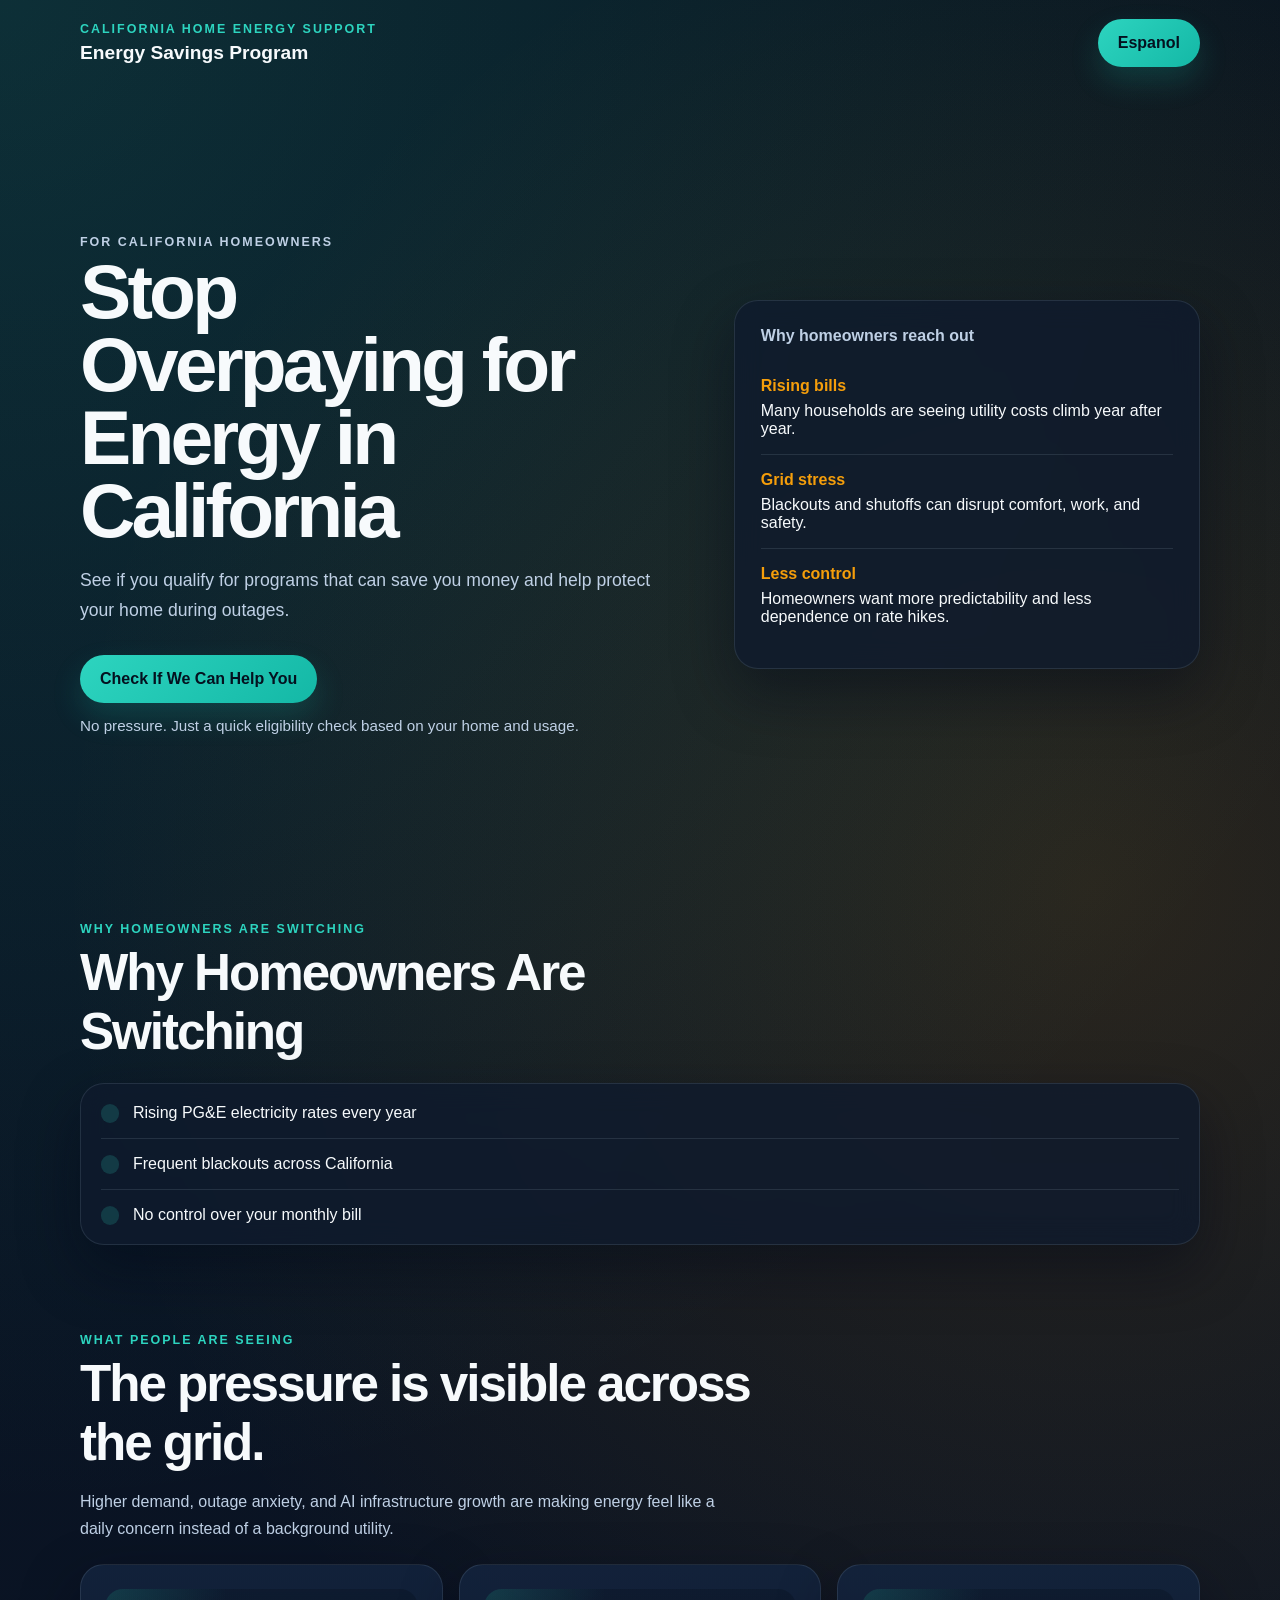
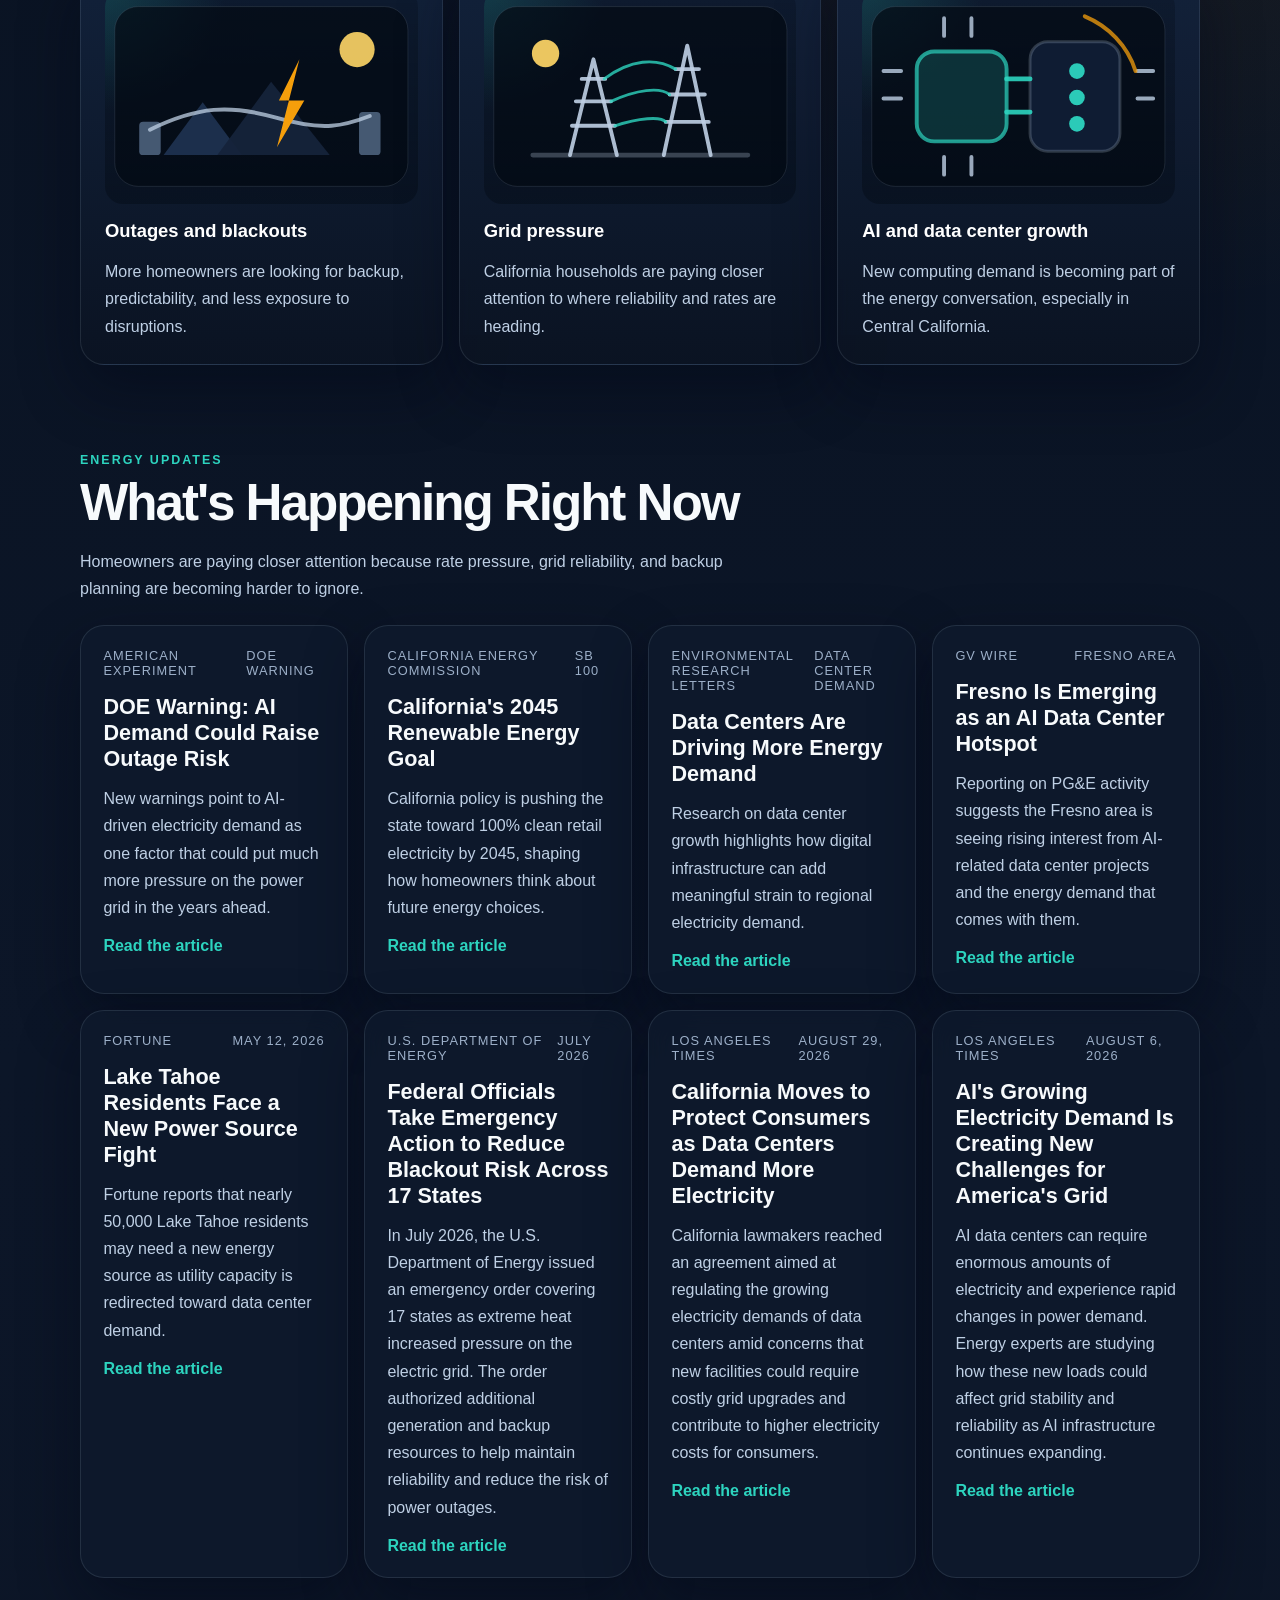
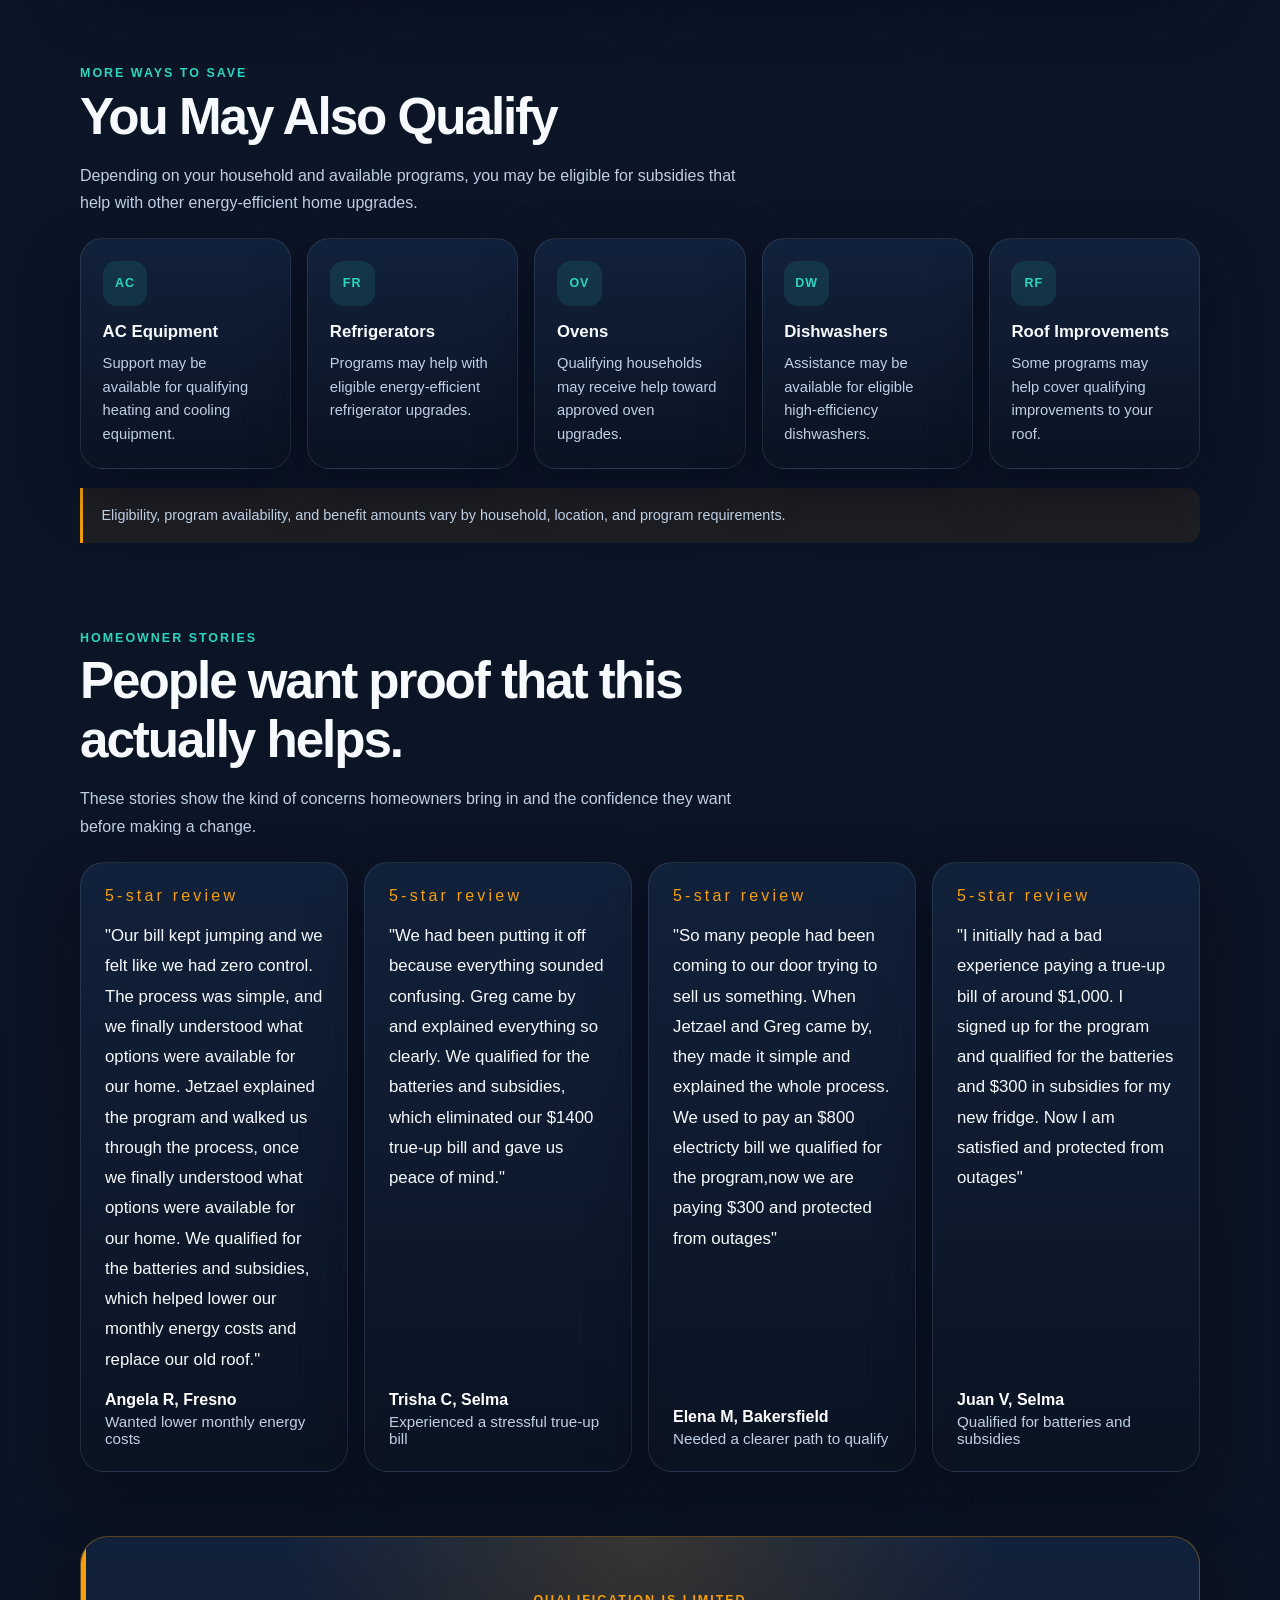
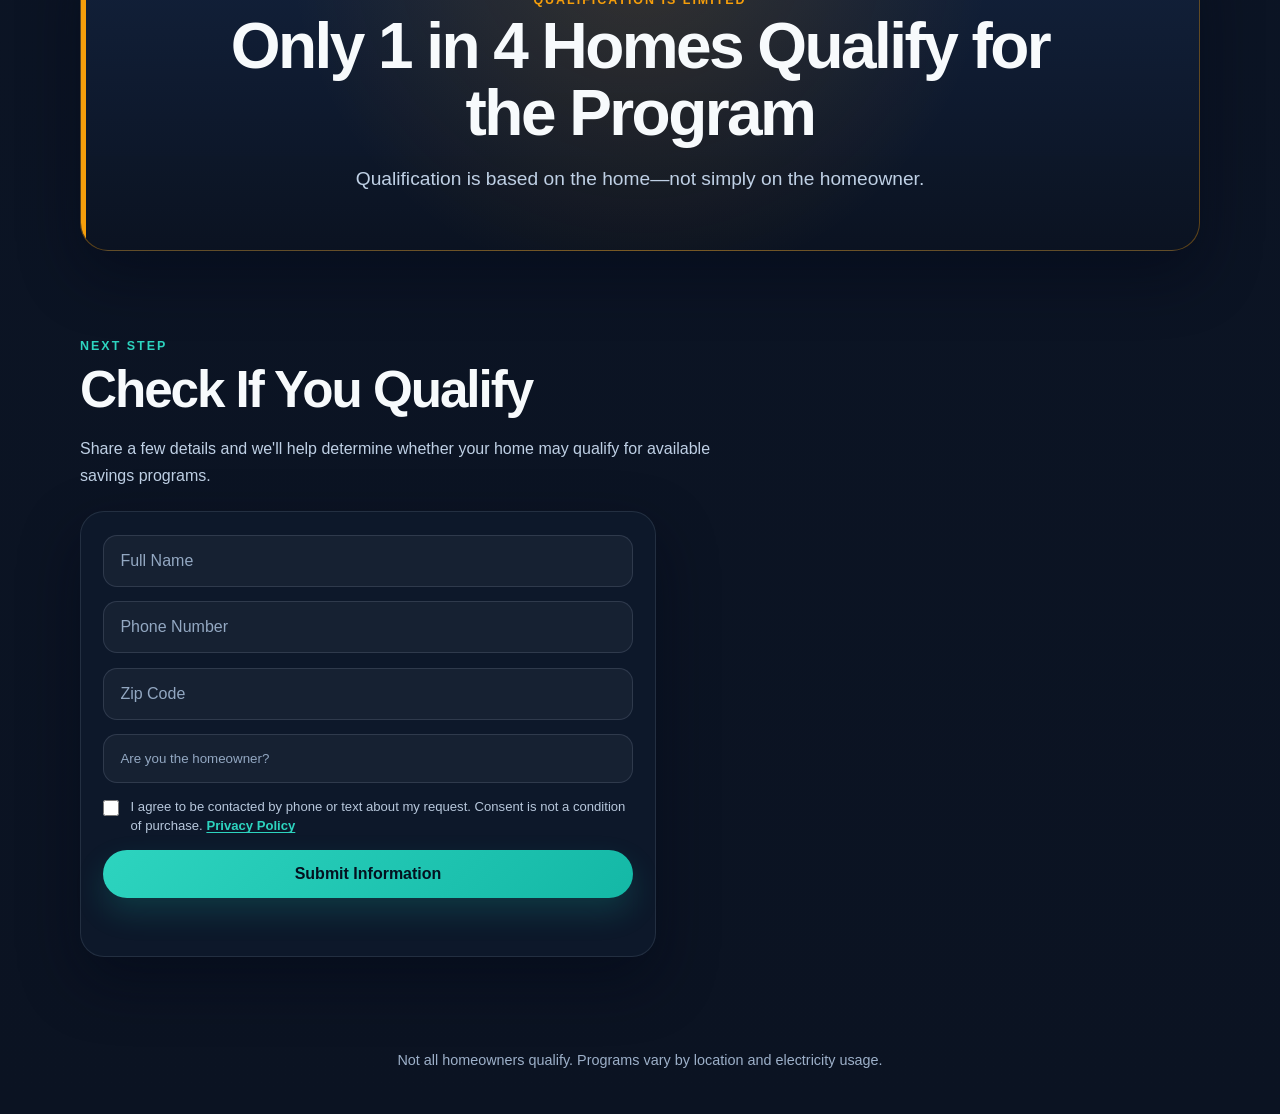
<file: index.html>
<!DOCTYPE html>
<html lang="en">
  <head>
    <meta charset="UTF-8" />
    <meta name="viewport" content="width=device-width, initial-scale=1.0" />
    <title id="pageTitle">Energy Savings Program</title>
    <meta
      name="description"
      content="Find out if your California home may qualify for energy savings programs that can lower your bill and help protect against outages."
    />
    <link rel="stylesheet" href="styles.css" />
  </head>
  <body>
    <header class="site-header">
      <div class="brand-block">
        <p class="eyebrow" id="navTag">California Home Energy Support</p>
        <h1 class="brand-title">Energy Savings Program</h1>
      </div>
      <button class="language-toggle" type="button" onclick="toggleLanguage()" id="langButton">
        Espanol
      </button>
    </header>

    <main>
      <section class="hero">
        <div class="hero-copy">
          <p class="eyebrow" id="heroTag">For California homeowners</p>
          <h2 id="headline">Stop Overpaying for Energy in California</h2>
          <p id="subtext">
            See if you qualify for programs that can save you money and help
            protect your home during outages.
          </p>
          <div class="hero-actions">
            <a class="cta" href="#qualify" id="ctaText">Check If We Can Help You</a>
            <p class="microcopy" id="heroNote">
              No pressure. Just a quick eligibility check based on your home and usage.
            </p>
          </div>
        </div>

        <aside class="hero-card">
          <p class="card-label" id="cardLabel">Why homeowners reach out</p>
          <ul class="stat-list">
            <li>
              <strong id="statOneNumber">Rising bills</strong>
              <span id="statOneText">Many households are seeing utility costs climb year after year.</span>
            </li>
            <li>
              <strong id="statTwoNumber">Grid stress</strong>
              <span id="statTwoText">Blackouts and shutoffs can disrupt comfort, work, and safety.</span>
            </li>
            <li>
              <strong id="statThreeNumber">Less control</strong>
              <span id="statThreeText">Homeowners want more predictability and less dependence on rate hikes.</span>
            </li>
          </ul>
        </aside>
      </section>

      <section class="section">
        <div class="section-heading">
          <p class="eyebrow" id="switchTag">Why homeowners are switching</p>
          <h2 id="switchTitle">Why Homeowners Are Switching</h2>
        </div>
        <ul class="reasons-list">
          <li id="reasonOne">Rising PG&amp;E electricity rates every year</li>
          <li id="reasonTwo">Frequent blackouts across California</li>
          <li id="reasonThree">No control over your monthly bill</li>
        </ul>
      </section>

      <section class="section visual-section">
        <div class="section-heading">
          <p class="eyebrow" id="visualTag">What people are seeing</p>
          <h2 id="visualTitle">The pressure is visible across the grid.</h2>
          <p id="visualIntro">
            Higher demand, outage anxiety, and AI infrastructure growth are making
            energy feel like a daily concern instead of a background utility.
          </p>
        </div>

        <div class="visual-grid">
          <article class="visual-card">
            <div class="visual-art visual-art-blackout" aria-hidden="true">
              <svg viewBox="0 0 320 220" role="presentation">
                <rect x="10" y="18" width="300" height="184" rx="24" />
                <circle cx="258" cy="62" r="18" class="glow-orb" />
                <path d="M60 170 L100 116 L140 170 Z" class="mountain-shape" />
                <path d="M115 170 L170 95 L230 170 Z" class="mountain-shape-alt" />
                <rect x="35" y="136" width="22" height="34" rx="4" class="pole-block" />
                <rect x="260" y="126" width="22" height="44" rx="4" class="pole-block" />
                <path d="M46 144 C95 120 128 118 176 132 S245 140 271 130" class="power-line" />
                <path d="M199 72 L178 114 H204 L176 162" class="bolt-shape" />
              </svg>
            </div>
            <p class="visual-label" id="visualOneLabel">Outages and blackouts</p>
            <p class="visual-text" id="visualOneText">
              More homeowners are looking for backup, predictability, and less exposure
              to disruptions.
            </p>
          </article>

          <article class="visual-card">
            <div class="visual-art visual-art-grid" aria-hidden="true">
              <svg viewBox="0 0 320 220" role="presentation">
                <rect x="10" y="18" width="300" height="184" rx="24" />
                <path d="M50 170 H270" class="ground-line" />
                <path d="M88 170 L112 72 L136 170" class="tower-legs" />
                <path d="M184 170 L208 58 L232 170" class="tower-legs" />
                <path d="M100 92 H124 M94 115 H130 M90 140 H134" class="tower-bars" />
                <path d="M196 82 H220 M190 108 H226 M186 136 H230" class="tower-bars" />
                <path d="M123 92 C150 72 176 70 196 82" class="wire-curve" />
                <path d="M130 115 C156 103 180 100 190 108" class="wire-curve" />
                <path d="M134 140 C158 132 181 130 186 136" class="wire-curve" />
                <circle cx="63" cy="66" r="14" class="sun-disc" />
              </svg>
            </div>
            <p class="visual-label" id="visualTwoLabel">Grid pressure</p>
            <p class="visual-text" id="visualTwoText">
              California households are paying closer attention to where reliability and rates are heading.
            </p>
          </article>

          <article class="visual-card">
            <div class="visual-art visual-art-ai" aria-hidden="true">
              <svg viewBox="0 0 320 220" role="presentation">
                <rect x="10" y="18" width="300" height="184" rx="24" />
                <rect x="56" y="64" width="92" height="92" rx="18" class="chip-core" />
                <rect x="172" y="54" width="92" height="112" rx="18" class="server-stack" />
                <path d="M148 92 H172" class="data-link" />
                <path d="M148 126 H172" class="data-link" />
                <path d="M84 48 V30 M112 48 V30 M84 190 V172 M112 190 V172" class="pin-line" />
                <path d="M40 84 H22 M40 112 H22 M282 84 H298 M282 112 H298" class="pin-line" />
                <circle cx="220" cy="84" r="8" class="status-dot" />
                <circle cx="220" cy="111" r="8" class="status-dot" />
                <circle cx="220" cy="138" r="8" class="status-dot" />
                <path d="M228 28 C252 38 272 58 280 84" class="signal-arc" />
              </svg>
            </div>
            <p class="visual-label" id="visualThreeLabel">AI and data center growth</p>
            <p class="visual-text" id="visualThreeText">
              New computing demand is becoming part of the energy conversation, especially in Central California.
            </p>
          </article>
        </div>
      </section>

      <section class="section articles">
        <div class="section-heading">
          <p class="eyebrow" id="articleTag">Energy updates</p>
          <h2 id="articleTitle">What's Happening Right Now</h2>
          <p id="articleIntro">
            Homeowners are paying closer attention because rate pressure, grid reliability,
            and backup planning are becoming harder to ignore.
          </p>
        </div>

        <div class="article-grid">
          <article class="article">
            <div class="article-meta">
              <span id="articleOneSource">American Experiment</span>
              <span id="articleOneDate">DOE warning</span>
            </div>
            <h3 id="articleOneTitle">DOE Warning: AI Demand Could Raise Outage Risk</h3>
            <p id="articleOneText">
              New warnings point to AI-driven electricity demand as one factor that could
              put much more pressure on the power grid in the years ahead.
            </p>
            <a
              href="https://www.americanexperiment.org/risk-of-power-outages-increase-100x-by-2030-warns-doe/"
              id="articleOneLink"
              target="_blank"
              rel="noreferrer"
              >Read the article</a
            >
          </article>

          <article class="article">
            <div class="article-meta">
              <span id="articleTwoSource">California Energy Commission</span>
              <span id="articleTwoDate">SB 100</span>
            </div>
            <h3 id="articleTwoTitle">California's 2045 Renewable Energy Goal</h3>
            <p id="articleTwoText">
              California policy is pushing the state toward 100% clean retail electricity
              by 2045, shaping how homeowners think about future energy choices.
            </p>
            <a
              href="https://www.energy.ca.gov/sb100"
              id="articleTwoLink"
              target="_blank"
              rel="noreferrer"
              >Read the article</a
            >
          </article>

          <article class="article">
            <div class="article-meta">
              <span id="articleThreeSource">Environmental Research Letters</span>
              <span id="articleThreeDate">Data center demand</span>
            </div>
            <h3 id="articleThreeTitle">Data Centers Are Driving More Energy Demand</h3>
            <p id="articleThreeText">
              Research on data center growth highlights how digital infrastructure can add
              meaningful strain to regional electricity demand.
            </p>
            <a
              href="https://iopscience.iop.org/article/10.1088/1748-9326/ABFBA1"
              id="articleThreeLink"
              target="_blank"
              rel="noreferrer"
              >Read the article</a
            >
          </article>

          <article class="article">
            <div class="article-meta">
              <span id="articleFourSource">GV Wire</span>
              <span id="articleFourDate">Fresno area</span>
            </div>
            <h3 id="articleFourTitle">Fresno Is Emerging as an AI Data Center Hotspot</h3>
            <p id="articleFourText">
              Reporting on PG&amp;E activity suggests the Fresno area is seeing rising interest
              from AI-related data center projects and the energy demand that comes with them.
            </p>
            <a
              href="https://gvwire.com/2025/05/27/pge-sees-surge-in-ai-data-center-interest-with-fresno-area-emerging-as-new-hotspot/"
              id="articleFourLink"
              target="_blank"
              rel="noreferrer"
              >Read the article</a
            >
          </article>

          <article class="article">
            <div class="article-meta">
              <span id="articleFiveSource">Fortune</span>
              <span id="articleFiveDate">May 12, 2026</span>
            </div>
            <h3 id="articleFiveTitle">Lake Tahoe Residents Face a New Power Source Fight</h3>
            <p id="articleFiveText">
              Fortune reports that nearly 50,000 Lake Tahoe residents may need a new
              energy source as utility capacity is redirected toward data center demand.
            </p>
            <a
              href="https://fortune.com/2026/05/12/lake-tahoe-data-center-49000-residents-power-source/"
              id="articleFiveLink"
              target="_blank"
              rel="noreferrer"
              >Read the article</a
            >
          </article>

          <article class="article">
            <div class="article-meta">
              <span id="articleSixSource">U.S. Department of Energy</span>
              <span id="articleSixDate">July 2026</span>
            </div>
            <h3 id="articleSixTitle">Federal Officials Take Emergency Action to Reduce Blackout Risk Across 17 States</h3>
            <p id="articleSixText">
              In July 2026, the U.S. Department of Energy issued an emergency order covering 17 states as extreme heat increased pressure on the electric grid. The order authorized additional generation and backup resources to help maintain reliability and reduce the risk of power outages.
            </p>
            <a
              href="https://www.energy.gov/articles/energy-secretary-secures-grid-across-17-states-amid-period-hot-weather"
              id="articleSixLink"
              target="_blank"
              rel="noreferrer"
              >Read the article</a
            >
          </article>

          <article class="article">
            <div class="article-meta">
              <span id="articleSevenSource">Los Angeles Times</span>
              <span id="articleSevenDate">August 29, 2026</span>
            </div>
            <h3 id="articleSevenTitle">California Moves to Protect Consumers as Data Centers Demand More Electricity</h3>
            <p id="articleSevenText">
              California lawmakers reached an agreement aimed at regulating the growing electricity demands of data centers amid concerns that new facilities could require costly grid upgrades and contribute to higher electricity costs for consumers.
            </p>
            <a
              href="https://www.latimes.com/california/story/2026-08-29/california-lawmakers-reach-deal-in-high-stakes-fight-over-regulating-data-centers"
              id="articleSevenLink"
              target="_blank"
              rel="noreferrer"
              >Read the article</a
            >
          </article>

          <article class="article">
            <div class="article-meta">
              <span id="articleEightSource">Los Angeles Times</span>
              <span id="articleEightDate">August 6, 2026</span>
            </div>
            <h3 id="articleEightTitle">AI's Growing Electricity Demand Is Creating New Challenges for America's Grid</h3>
            <p id="articleEightText">
              AI data centers can require enormous amounts of electricity and experience rapid changes in power demand. Energy experts are studying how these new loads could affect grid stability and reliability as AI infrastructure continues expanding.
            </p>
            <a
              href="https://www.latimes.com/business/story/2026-08-06/ai-power-surge-is-frying-its-own-data-centers-rattling-grid"
              id="articleEightLink"
              target="_blank"
              rel="noreferrer"
              >Read the article</a
            >
          </article>
        </div>
      </section>

      <section class="section subsidies" aria-labelledby="subsidyTitle">
        <div class="section-heading">
          <p class="eyebrow" id="subsidyTag">More ways to save</p>
          <h2 id="subsidyTitle">You May Also Qualify</h2>
          <p id="subsidyIntro">
            Depending on your household and available programs, you may be eligible for
            subsidies that help with other energy-efficient home upgrades.
          </p>
        </div>

        <div class="subsidy-grid">
          <article class="subsidy-card">
            <span class="subsidy-icon" aria-hidden="true">AC</span>
            <h3 id="subsidyAcTitle">AC Equipment</h3>
            <p id="subsidyAcText">Support may be available for qualifying heating and cooling equipment.</p>
          </article>
          <article class="subsidy-card">
            <span class="subsidy-icon" aria-hidden="true">FR</span>
            <h3 id="subsidyFridgeTitle">Refrigerators</h3>
            <p id="subsidyFridgeText">Programs may help with eligible energy-efficient refrigerator upgrades.</p>
          </article>
          <article class="subsidy-card">
            <span class="subsidy-icon" aria-hidden="true">OV</span>
            <h3 id="subsidyOvenTitle">Ovens</h3>
            <p id="subsidyOvenText">Qualifying households may receive help toward approved oven upgrades.</p>
          </article>
          <article class="subsidy-card">
            <span class="subsidy-icon" aria-hidden="true">DW</span>
            <h3 id="subsidyDishwasherTitle">Dishwashers</h3>
            <p id="subsidyDishwasherText">Assistance may be available for eligible high-efficiency dishwashers.</p>
          </article>
          <article class="subsidy-card">
            <span class="subsidy-icon" aria-hidden="true">RF</span>
            <h3 id="subsidyRoofTitle">Roof Improvements</h3>
            <p id="subsidyRoofText">Some programs may help cover qualifying improvements to your roof.</p>
          </article>
        </div>

        <p class="subsidy-disclaimer" id="subsidyDisclaimer">
          Eligibility, program availability, and benefit amounts vary by household, location, and program requirements.
        </p>
      </section>

      <section class="section testimonials">
        <div class="section-heading">
          <p class="eyebrow" id="testimonialTag">Homeowner stories</p>
          <h2 id="testimonialTitle">People want proof that this actually helps.</h2>
          <p id="testimonialIntro">
            These stories show the kind of concerns homeowners bring in and the
            confidence they want before making a change.
          </p>
        </div>

        <div class="testimonial-grid">
          <article class="testimonial-card">
            <div class="testimonial-stars" aria-hidden="true" id="testimonialOneStars">5-star review</div>
            <p class="testimonial-quote" id="testimonialOneQuote">
              "Our bill kept jumping and we felt like we had zero control. Jetzael explained the
              program and walked us through the process, once we finally understood what options were available
              for our home. We qualified for the batteries and subsidies, which helped lower our monthly energy costs and 
              replace our old roof."
            </p>
            <div class="testimonial-footer">
              <strong id="testimonialOneName">Angela R, Fresno</strong>
              <span id="testimonialOneResult">Wanted lower monthly energy costs</span>
            </div>
          </article>

          <article class="testimonial-card">
            <div class="testimonial-stars" aria-hidden="true" id="testimonialTwoStars">5-star review</div>
            <p class="testimonial-quote" id="testimonialTwoQuote">
              "We had been putting if off becasue everything sounded confusing. Greg came by and explained everything so clearly.
              We qualified for the batteries and subsidies, which eliminated my $1400 true-up bill and gave us peace of mind."
            </p>
            <div class="testimonial-footer">
              <strong id="testimonialTwoName">Trisha C, Selma</strong>
              <span id="testimonialTwoResult">Experienced a stressful true-up bill</span>
            </div>
          </article>

          <article class="testimonial-card">
            <div class="testimonial-stars" aria-hidden="true" id="testimonialThreeStars">4-star review</div>
            <p class="testimonial-quote" id="testimonialThreeQuote">
              "So many people had been coming to our door trying to sell us something. When Jetzael and Greg came by, they made it 
              simple and explained the whole process. We used to pay an $800 electricty bill we qualified for the program, now we are paying $300 and protected from outages"
            </p>
            <div class="testimonial-footer">
              <strong id="testimonialThreeName">Elena M, Bakersfield</strong>
              <span id="testimonialThreeResult">Needed a clearer path to qualify</span>
            </div>
          </article>
          <article class="testimonial-card">
            <div class="testimonial-stars" aria-hidden="true" id="testimonialFourStars">5-star review</div>
            <p class="testimonial-quote" id="testimonialFourQuote">
              "I was having a terrible experience at first paying for a true-up bill of about $1,000. I applied for the program
              and qualified for the batteries and $300 in subsidies for my new fridge. Now I am satisfied and protected from outages"
            </p>
            <div class="testimonial-footer">
              <strong id="testimonialFourName">Juan V, Selma</strong>
              <span id="testimonialFourResult">Qualified for batteries and subsidies</span>
            </div>
          </article>
        </div>
      </section>

      <section class="section qualification-notice" aria-labelledby="qualificationNoticeTitle">
        <div class="qualification-notice-card">
          <p class="eyebrow" id="qualificationNoticeTag">Qualification is limited</p>
          <h2 id="qualificationNoticeTitle">Only 1 in 4 Homes Qualify for the Program</h2>
          <p id="qualificationNoticeText">
            Qualification is based on the home—not simply on the homeowner.
          </p>
        </div>
      </section>

      <section class="section form-section" id="qualify">
        <div class="section-heading">
          <p class="eyebrow" id="formTag">Next step</p>
          <h2 id="formTitle">Check If You Qualify</h2>
          <p id="formText">
            Share a few details and we'll help determine whether your home may
            qualify for available savings programs.
          </p>
        </div>

        <form class="lead-form" id="leadForm">
          <input type="text" name="fullName" placeholder="Full Name" aria-label="Full Name" id="fullName" autocomplete="name" maxlength="100" required />
          <input type="tel" name="phoneNumber" placeholder="Phone Number" aria-label="Phone Number" id="phoneNumber" autocomplete="tel" maxlength="30" required />
          <input type="text" name="zipCode" placeholder="Zip Code" aria-label="Zip Code" id="zipCode" inputmode="numeric" autocomplete="postal-code" pattern="[0-9]{5}(-[0-9]{4})?" maxlength="10" required />
          <select id="homeownerStatus" aria-label="Are you the homeowner?" required>
            <option value="" disabled selected id="homeownerPlaceholder">Are you the homeowner?</option>
            <option value="yes" id="homeownerYes">Yes, I own my home</option>
            <option value="no" id="homeownerNo">No</option>
          </select>
          <label class="consent-row">
            <input type="checkbox" id="contactConsent" required />
            <span class="consent-copy"><span id="consentText">I agree to be contacted by phone or text about my request. Consent is not a condition of purchase.</span> <a href="privacy.html" id="privacyLink">Privacy Policy</a></span>
          </label>
          <div class="form-honeypot" aria-hidden="true">
            <label for="website">Leave this field blank</label>
            <input type="text" id="website" name="website" tabindex="-1" autocomplete="off" />
          </div>
          <button type="submit" id="submitText">Submit Information</button>
          <p class="form-status" id="formStatus" role="status" aria-live="polite"></p>
        </form>
      </section>
    </main>

    <footer>
      <p id="footerText">
        Not all homeowners qualify. Programs vary by location and electricity usage.
      </p>
    </footer>

    <script src="script.js"></script>
  </body>
</html>
</file>
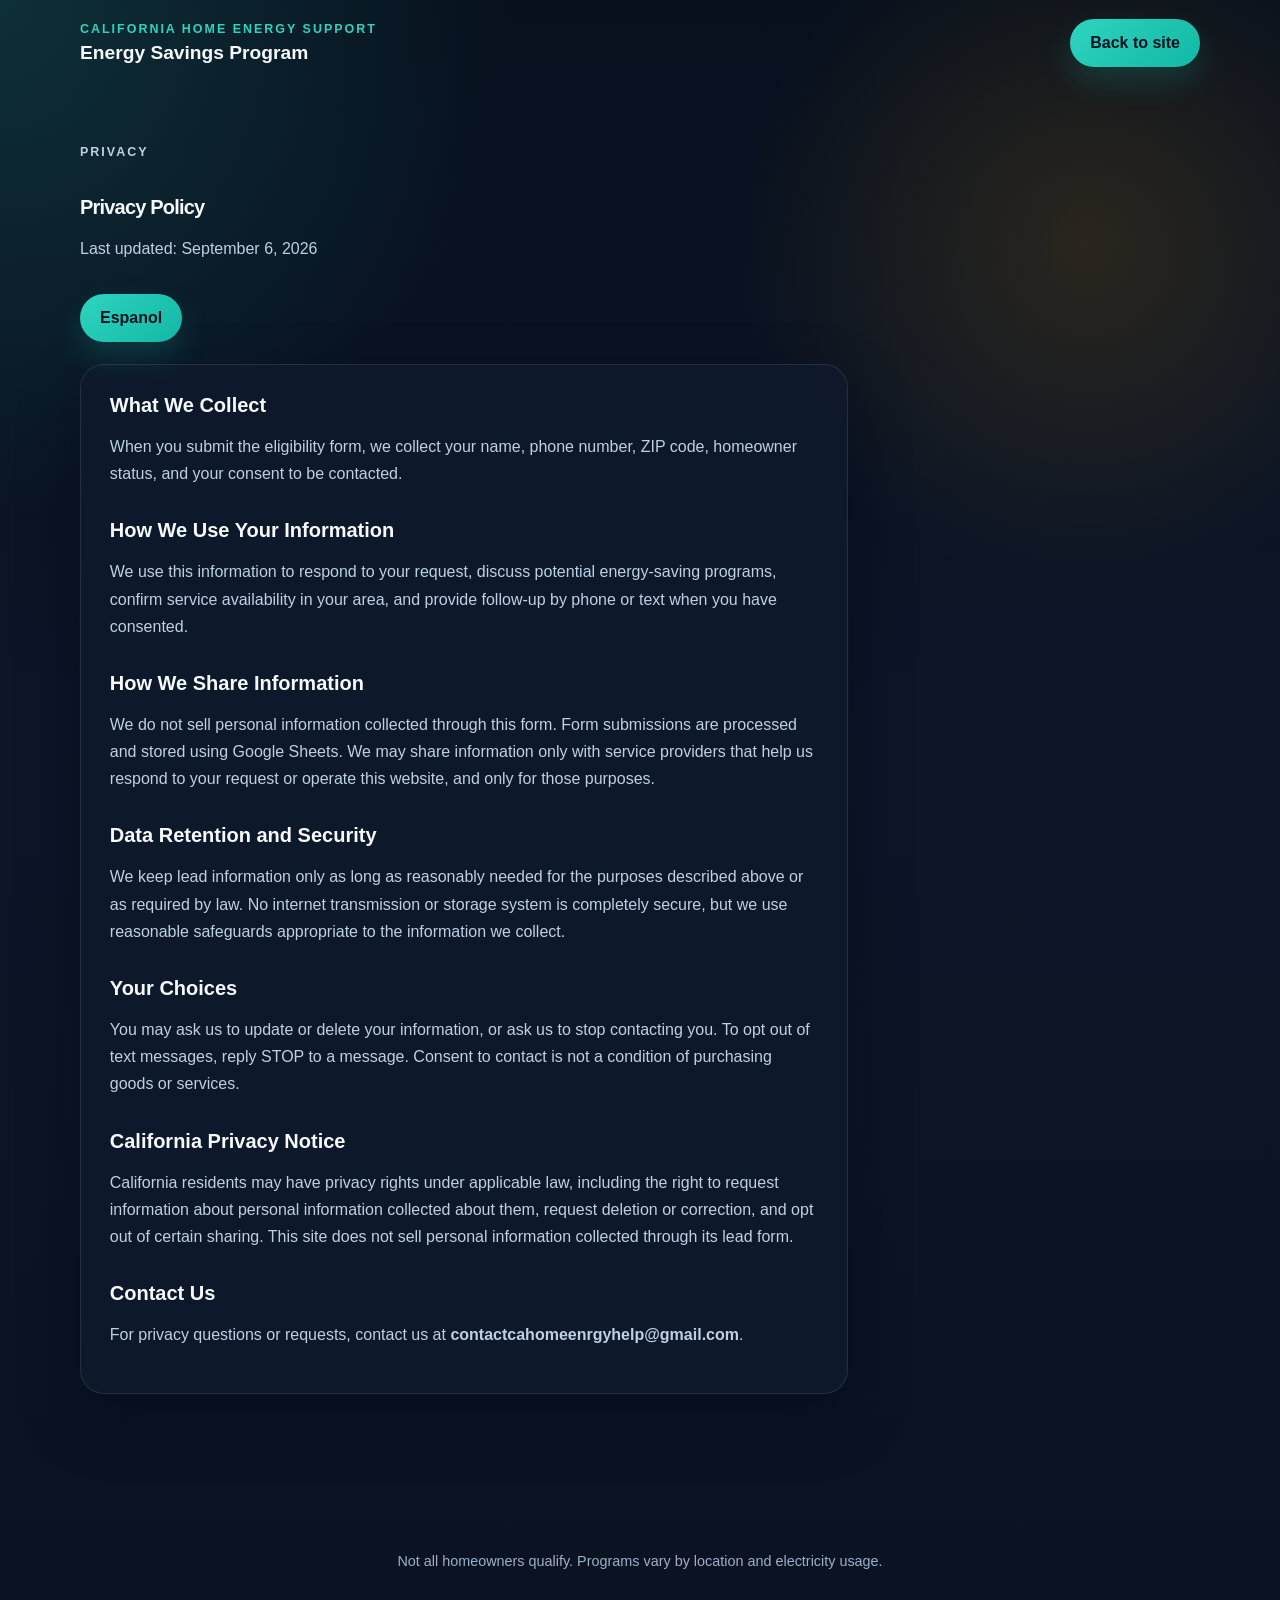
<file: privacy.html>
<!DOCTYPE html>
<html lang="en">
  <head>
    <meta charset="UTF-8" />
    <meta name="viewport" content="width=device-width, initial-scale=1.0" />
    <title>Privacy Policy | Energy Savings Program</title>
    <meta name="description" content="Privacy policy for the Energy Savings Program website." />
    <link rel="stylesheet" href="styles.css" />
  </head>
  <body>
    <header class="site-header">
      <div class="brand-block">
        <p class="eyebrow">California Home Energy Support</p>
        <h1 class="brand-title">Energy Savings Program</h1>
      </div>
      <a class="language-toggle" href="index.html">Back to site</a>
    </header>

    <main class="privacy-policy">
      <section class="section">
        <div class="section-heading">
          <p class="eyebrow">Privacy</p>
          <h2>Privacy Policy</h2>
          <p>Last updated: September 6, 2026</p>
          <button class="language-toggle policy-language-toggle" type="button" id="policyLanguageButton">Espanol</button>
        </div>

        <article class="policy-copy" id="englishPolicy">
          <h2>What We Collect</h2>
          <p>When you submit the eligibility form, we collect your name, phone number, ZIP code, homeowner status, and your consent to be contacted.</p>

          <h2>How We Use Your Information</h2>
          <p>We use this information to respond to your request, discuss potential energy-saving programs, confirm service availability in your area, and provide follow-up by phone or text when you have consented.</p>

          <h2>How We Share Information</h2>
          <p>We do not sell personal information collected through this form. Form submissions are processed and stored using Google Sheets. We may share information only with service providers that help us respond to your request or operate this website, and only for those purposes.</p>

          <h2>Data Retention and Security</h2>
          <p>We keep lead information only as long as reasonably needed for the purposes described above or as required by law. No internet transmission or storage system is completely secure, but we use reasonable safeguards appropriate to the information we collect.</p>

          <h2>Your Choices</h2>
          <p>You may ask us to update or delete your information, or ask us to stop contacting you. To opt out of text messages, reply STOP to a message. Consent to contact is not a condition of purchasing goods or services.</p>

          <h2>California Privacy Notice</h2>
          <p>California residents may have privacy rights under applicable law, including the right to request information about personal information collected about them, request deletion or correction, and opt out of certain sharing. This site does not sell personal information collected through its lead form.</p>

          <h2>Contact Us</h2>
          <p>For privacy questions or requests, contact us at <strong>contactcahomeenrgyhelp@gmail.com</strong>.</p>
        </article>

        <article class="policy-copy" id="spanishPolicy" hidden lang="es">
          <h2>Que Informacion Recopilamos</h2>
          <p>Cuando envias el formulario de elegibilidad, recopilamos tu nombre, numero de telefono, codigo postal, estado de propietario y consentimiento para contactarte.</p>

          <h2>Como Usamos Tu Informacion</h2>
          <p>Usamos esta informacion para responder a tu solicitud, hablar sobre posibles programas de ahorro de energia, confirmar disponibilidad de servicios en tu area y dar seguimiento por telefono o mensaje de texto cuando hayas dado consentimiento.</p>

          <h2>Como Compartimos la Informacion</h2>
          <p>No vendemos la informacion personal recopilada mediante este formulario. Los envios del formulario se procesan y almacenan mediante Google Sheets. Podemos compartir informacion solo con proveedores de servicios que nos ayudan a responder a tu solicitud u operar este sitio web, y solo para esos fines.</p>

          <h2>Conservacion y Seguridad</h2>
          <p>Conservamos la informacion de los prospectos solo durante el tiempo razonablemente necesario para los fines descritos o segun lo exija la ley. Ningun sistema de transmision o almacenamiento por internet es completamente seguro, pero usamos medidas razonables de proteccion.</p>

          <h2>Tus Opciones</h2>
          <p>Puedes pedirnos que actualicemos o eliminemos tu informacion, o que dejemos de contactarte. Para dejar de recibir mensajes de texto, responde STOP a un mensaje. El consentimiento para ser contactado no es una condicion para comprar bienes o servicios.</p>

          <h2>Aviso de Privacidad de California</h2>
          <p>Los residentes de California pueden tener derechos de privacidad conforme a la ley aplicable, incluido el derecho de solicitar informacion sobre los datos recopilados, pedir eliminacion o correccion y excluirse de ciertos tipos de intercambio. Este sitio no vende la informacion personal recopilada en el formulario.</p>

          <h2>Contactanos</h2>
          <p>Para preguntas o solicitudes de privacidad, contactanos en <strong>contactcahomeenrgyhelp@gmail.com</strong>.</p>
        </article>
      </section>
    </main>

    <footer>
      <p>Not all homeowners qualify. Programs vary by location and electricity usage.</p>
    </footer>

    <script>
      const button = document.getElementById("policyLanguageButton");
      const englishPolicy = document.getElementById("englishPolicy");
      const spanishPolicy = document.getElementById("spanishPolicy");
      let isSpanish = false;

      button.addEventListener("click", () => {
        isSpanish = !isSpanish;
        englishPolicy.hidden = isSpanish;
        spanishPolicy.hidden = !isSpanish;
        document.documentElement.lang = isSpanish ? "es" : "en";
        button.textContent = isSpanish ? "English" : "Espanol";
      });
    </script>
  </body>
</html>
</file>
<file: styles.css>
:root {
  --bg: #08111f;
  --bg-soft: #0f1a2d;
  --panel: rgba(15, 26, 45, 0.78);
  --panel-strong: #13233d;
  --text: #f7fafc;
  --muted: #bfd0e5;
  --line: rgba(191, 208, 229, 0.12);
  --accent: #2dd4bf;
  --accent-deep: #14b8a6;
  --warning: #f59e0b;
  --max-width: 1120px;
  --shadow: 0 24px 60px rgba(2, 6, 23, 0.45);
}

* {
  box-sizing: border-box;
}

html {
  scroll-behavior: smooth;
}

body {
  margin: 0;
  font-family: "Segoe UI", Tahoma, Geneva, Verdana, sans-serif;
  color: var(--text);
  background:
    radial-gradient(circle at top left, rgba(45, 212, 191, 0.16), transparent 25%),
    radial-gradient(circle at 85% 15%, rgba(245, 158, 11, 0.14), transparent 20%),
    linear-gradient(180deg, #07101d 0%, #0c1628 45%, #0b1322 100%);
}

a {
  color: inherit;
  text-decoration: none;
}

button,
input {
  font: inherit;
}

.site-header,
.hero,
.section,
footer {
  width: min(calc(100% - 2rem), var(--max-width));
  margin: 0 auto;
}

.site-header {
  display: flex;
  align-items: center;
  justify-content: space-between;
  gap: 1rem;
  padding: 1.2rem 0;
}

.brand-title {
  margin: 0;
  font-size: 1.2rem;
}

.eyebrow {
  margin: 0 0 0.4rem;
  color: var(--accent);
  font-size: 0.78rem;
  font-weight: 700;
  letter-spacing: 0.16em;
  text-transform: uppercase;
}

.language-toggle,
.cta,
.lead-form button {
  display: inline-flex;
  align-items: center;
  justify-content: center;
  min-height: 3rem;
  padding: 0.85rem 1.25rem;
  border: none;
  border-radius: 999px;
  color: #04111f;
  font-weight: 700;
  background: linear-gradient(135deg, var(--accent) 0%, var(--accent-deep) 100%);
  box-shadow: 0 14px 30px rgba(20, 184, 166, 0.2);
  cursor: pointer;
  transition: transform 180ms ease, box-shadow 180ms ease;
}

.language-toggle:hover,
.cta:hover,
.lead-form button:hover {
  transform: translateY(-2px);
  box-shadow: 0 18px 32px rgba(20, 184, 166, 0.28);
}

.hero {
  display: grid;
  grid-template-columns: 1.15fr 0.85fr;
  gap: 1.5rem;
  align-items: center;
  min-height: calc(100vh - 5.5rem);
  padding: 3rem 0 4rem;
}

.hero h2 {
  margin: 0;
  font-size: clamp(2.8rem, 6vw, 5.3rem);
  line-height: 0.95;
  letter-spacing: -0.05em;
  max-width: 12ch;
}

.hero p {
  color: var(--muted);
}

.hero-copy > p#subtext {
  max-width: 38rem;
  margin: 1.2rem 0 0;
  font-size: 1.1rem;
  line-height: 1.7;
}

.hero-actions {
  display: flex;
  flex-direction: column;
  align-items: flex-start;
  gap: 0.9rem;
  margin-top: 1.8rem;
}

.microcopy {
  margin: 0;
  font-size: 0.95rem;
}

.hero-card,
.article,
.lead-form,
.reasons-list {
  border: 1px solid var(--line);
  border-radius: 24px;
  background: var(--panel);
  box-shadow: var(--shadow);
  backdrop-filter: blur(14px);
}

.hero-card {
  padding: 1.6rem;
}

.card-label {
  margin: 0 0 1rem;
  color: white;
  font-weight: 700;
}

.stat-list,
.reasons-list {
  padding: 0;
  margin: 0;
  list-style: none;
}

.stat-list li,
.reasons-list li {
  padding: 1rem 0;
  border-bottom: 1px solid var(--line);
}

.stat-list li:last-child,
.reasons-list li:last-child {
  border-bottom: none;
}

.stat-list strong {
  display: block;
  margin-bottom: 0.45rem;
  color: var(--warning);
}

.section {
  padding: 1.5rem 0 4rem;
}

.section-heading {
  max-width: 42rem;
  margin-bottom: 1.4rem;
}

.section-heading h2 {
  margin: 0;
  font-size: clamp(2rem, 4vw, 3.5rem);
  letter-spacing: -0.04em;
}

.section-heading p:last-child {
  color: var(--muted);
  line-height: 1.7;
}

.reasons-list {
  padding: 0.25rem 1.25rem;
}

.reasons-list li {
  position: relative;
  padding-left: 2rem;
  color: var(--text);
}

.reasons-list li::before {
  position: absolute;
  left: 0;
  top: 1rem;
  width: 1.15rem;
  height: 1.15rem;
  border-radius: 50%;
  background: rgba(45, 212, 191, 0.18);
  content: "";
}

.article-grid,
.testimonial-grid {
  display: grid;
  grid-template-columns: repeat(auto-fit, minmax(260px, 1fr));
  gap: 1rem;
}

.subsidy-grid {
  display: grid;
  grid-template-columns: repeat(5, 1fr);
  gap: 1rem;
}

.subsidy-card {
  padding: 1.35rem;
  border: 1px solid var(--line);
  border-radius: 22px;
  background: linear-gradient(180deg, rgba(19, 35, 61, 0.92), rgba(11, 19, 34, 0.95));
  box-shadow: var(--shadow);
}

.subsidy-icon {
  display: grid;
  width: 2.8rem;
  height: 2.8rem;
  margin-bottom: 1rem;
  place-items: center;
  border-radius: 14px;
  color: var(--accent);
  background: rgba(45, 212, 191, 0.12);
  font-size: 0.78rem;
  font-weight: 800;
  letter-spacing: 0.08em;
}

.subsidy-card h3 {
  margin: 0 0 0.65rem;
  font-size: 1.05rem;
}

.subsidy-card p {
  margin: 0;
  color: var(--muted);
  font-size: 0.92rem;
  line-height: 1.6;
}

.subsidy-disclaimer {
  margin: 1.2rem 0 0;
  padding: 1rem 1.15rem;
  border-left: 3px solid var(--warning);
  border-radius: 0 14px 14px 0;
  color: var(--muted);
  background: rgba(245, 158, 11, 0.08);
  font-size: 0.9rem;
  line-height: 1.6;
}

.visual-grid {
  display: grid;
  grid-template-columns: repeat(3, 1fr);
  gap: 1rem;
}

.visual-card,
.testimonial-card {
  display: flex;
  flex-direction: column;
  gap: 1rem;
  min-height: 100%;
  padding: 1.5rem;
  border: 1px solid var(--line);
  border-radius: 24px;
  background:
    linear-gradient(180deg, rgba(19, 35, 61, 0.92), rgba(11, 19, 34, 0.95));
  box-shadow: var(--shadow);
}

.article {
  padding: 1.4rem;
}

.visual-art {
  overflow: hidden;
  border-radius: 18px;
  background:
    radial-gradient(circle at top left, rgba(45, 212, 191, 0.18), transparent 32%),
    linear-gradient(180deg, rgba(8, 17, 31, 0.35), rgba(8, 17, 31, 0.8));
}

.visual-art svg {
  display: block;
  width: 100%;
  height: auto;
}

.visual-art rect:first-child {
  fill: rgba(4, 10, 20, 0.72);
  stroke: rgba(191, 208, 229, 0.12);
}

.glow-orb {
  fill: rgba(255, 214, 102, 0.9);
}

.mountain-shape {
  fill: rgba(32, 52, 83, 0.9);
}

.mountain-shape-alt {
  fill: rgba(22, 35, 58, 0.95);
}

.pole-block {
  fill: rgba(97, 122, 153, 0.7);
}

.power-line,
.wire-curve,
.tower-bars,
.tower-legs,
.ground-line,
.data-link,
.pin-line,
.signal-arc {
  fill: none;
  stroke-linecap: round;
  stroke-linejoin: round;
}

.power-line {
  stroke: rgba(191, 208, 229, 0.75);
  stroke-width: 4;
}

.bolt-shape {
  fill: #f59e0b;
}

.ground-line {
  stroke: rgba(191, 208, 229, 0.28);
  stroke-width: 5;
}

.tower-legs,
.tower-bars {
  stroke: rgba(191, 208, 229, 0.9);
  stroke-width: 4;
}

.wire-curve {
  stroke: rgba(45, 212, 191, 0.8);
  stroke-width: 3;
}

.sun-disc {
  fill: rgba(255, 214, 102, 0.92);
}

.chip-core {
  fill: rgba(45, 212, 191, 0.18);
  stroke: rgba(45, 212, 191, 0.7);
  stroke-width: 4;
}

.server-stack {
  fill: rgba(17, 30, 54, 0.92);
  stroke: rgba(191, 208, 229, 0.22);
  stroke-width: 3;
}

.data-link {
  stroke: rgba(45, 212, 191, 0.9);
  stroke-width: 5;
}

.pin-line {
  stroke: rgba(191, 208, 229, 0.8);
  stroke-width: 4;
}

.status-dot {
  fill: rgba(45, 212, 191, 0.95);
}

.signal-arc {
  stroke: rgba(245, 158, 11, 0.75);
  stroke-width: 4;
}

.visual-label {
  margin: 0;
  color: white;
  font-size: 1.15rem;
  font-weight: 700;
}

.visual-text {
  margin: 0;
  color: var(--muted);
  line-height: 1.7;
}

.article-meta {
  display: flex;
  align-items: center;
  justify-content: space-between;
  gap: 0.75rem;
  margin-bottom: 1rem;
  color: #9db0c9;
  font-size: 0.8rem;
  text-transform: uppercase;
  letter-spacing: 0.08em;
}

.article h3 {
  margin-top: 0;
  margin-bottom: 0.8rem;
  font-size: 1.35rem;
}

.article p {
  margin: 0 0 1rem;
  color: var(--muted);
  line-height: 1.7;
}

.article a {
  color: var(--accent);
  font-weight: 700;
}

.testimonial-stars {
  color: var(--warning);
  letter-spacing: 0.2em;
}

.testimonial-quote {
  margin: 0;
  color: var(--text);
  font-size: 1.05rem;
  line-height: 1.8;
}

.testimonial-footer {
  display: grid;
  gap: 0.25rem;
  margin-top: auto;
}

.testimonial-footer strong {
  color: white;
}

.testimonial-footer span {
  color: var(--muted);
  font-size: 0.95rem;
}

.qualification-notice {
  padding-top: 0;
}

.qualification-notice-card {
  position: relative;
  overflow: hidden;
  padding: clamp(2rem, 5vw, 3.5rem);
  border: 1px solid rgba(245, 158, 11, 0.35);
  border-radius: 28px;
  text-align: center;
  background:
    radial-gradient(circle at top, rgba(245, 158, 11, 0.16), transparent 55%),
    linear-gradient(180deg, rgba(19, 35, 61, 0.96), rgba(11, 19, 34, 0.98));
  box-shadow: var(--shadow);
}

.qualification-notice-card::before {
  position: absolute;
  inset: 0 auto 0 0;
  width: 5px;
  background: var(--warning);
  content: "";
}

.qualification-notice-card .eyebrow {
  color: var(--warning);
}

.qualification-notice-card h2 {
  max-width: 52rem;
  margin: 0 auto;
  font-size: clamp(2rem, 5vw, 4rem);
  line-height: 1.05;
  letter-spacing: -0.04em;
}

.qualification-notice-card p:last-child {
  max-width: 42rem;
  margin: 1rem auto 0;
  color: var(--muted);
  font-size: clamp(1rem, 2vw, 1.2rem);
  line-height: 1.6;
}

.form-section {
  padding-bottom: 5rem;
}

.lead-form {
  display: grid;
  gap: 0.9rem;
  max-width: 36rem;
  padding: 1.4rem;
}

.lead-form input:not([type="checkbox"]),
.lead-form select {
  width: 100%;
  padding: 1rem;
  border: 1px solid rgba(191, 208, 229, 0.14);
  border-radius: 14px;
  color: var(--text);
  background: rgba(255, 255, 255, 0.04);
}

.lead-form input:not([type="checkbox"])::placeholder {
  color: #93a8c2;
}

.lead-form input:not([type="checkbox"]):focus,
.lead-form select:focus {
  outline: 2px solid rgba(45, 212, 191, 0.3);
  border-color: transparent;
}

.lead-form select {
  appearance: none;
  color: var(--text);
}

.lead-form select:invalid {
  color: #93a8c2;
}

.consent-row {
  display: flex;
  gap: 0.7rem;
  align-items: flex-start;
  color: #b8c8dc;
  font-size: 0.82rem;
  line-height: 1.45;
  cursor: pointer;
}

.consent-row input {
  width: 1rem;
  height: 1rem;
  margin: 0.14rem 0 0;
  accent-color: var(--accent);
  flex: 0 0 auto;
}

.form-honeypot {
  position: absolute;
  left: -10000px;
  width: 1px;
  height: 1px;
  overflow: hidden;
}

.form-status {
  min-height: 1.5em;
  margin: 0;
  color: var(--muted);
  font-size: 0.9rem;
  line-height: 1.5;
}

.form-status.is-success {
  color: var(--accent);
}

.form-status.is-error {
  color: #fca5a5;
}
footer {
  padding: 0 0 2rem;
  color: #9db0c9;
  font-size: 0.9rem;
  text-align: center;
}

@media (max-width: 900px) {
  .hero,
  .visual-grid,
  .testimonial-grid {
    grid-template-columns: 1fr;
  }

  .subsidy-grid {
    grid-template-columns: repeat(2, 1fr);
  }

  .article-grid {
    grid-template-columns: 1fr;
  }

  .hero {
    min-height: auto;
    padding-top: 2rem;
  }
}

@media (max-width: 640px) {
  .site-header {
    flex-direction: column;
    align-items: flex-start;
  }

  .site-header,
  .hero,
  .section,
  footer {
    width: min(calc(100% - 1.25rem), var(--max-width));
  }

  .hero h2,
  .section-heading h2 {
    font-size: clamp(2rem, 12vw, 3rem);
  }

  .article-meta {
    flex-direction: column;
    align-items: flex-start;
  }

  .cta,
  .language-toggle,
  .lead-form button {
    width: 100%;
  }

  .subsidy-grid {
    grid-template-columns: 1fr;
  }
}

.consent-copy a {
  color: var(--accent);
  font-weight: 700;
  text-decoration: underline;
  text-underline-offset: 0.15em;
}

.privacy-policy {
  padding: 2rem 0 5rem;
}

.privacy-policy .policy-copy {
  max-width: 48rem;
  padding: 1.8rem;
  border: 1px solid var(--line);
  border-radius: 24px;
  background: var(--panel);
  box-shadow: var(--shadow);
}

.privacy-policy h2 {
  margin: 2rem 0 0.7rem;
  font-size: 1.25rem;
}

.privacy-policy h2:first-child {
  margin-top: 0;
}

.privacy-policy p,
.privacy-policy li {
  color: var(--muted);
  line-height: 1.7;
}

.policy-language-toggle {
  margin-top: 1rem;
}
</file>
